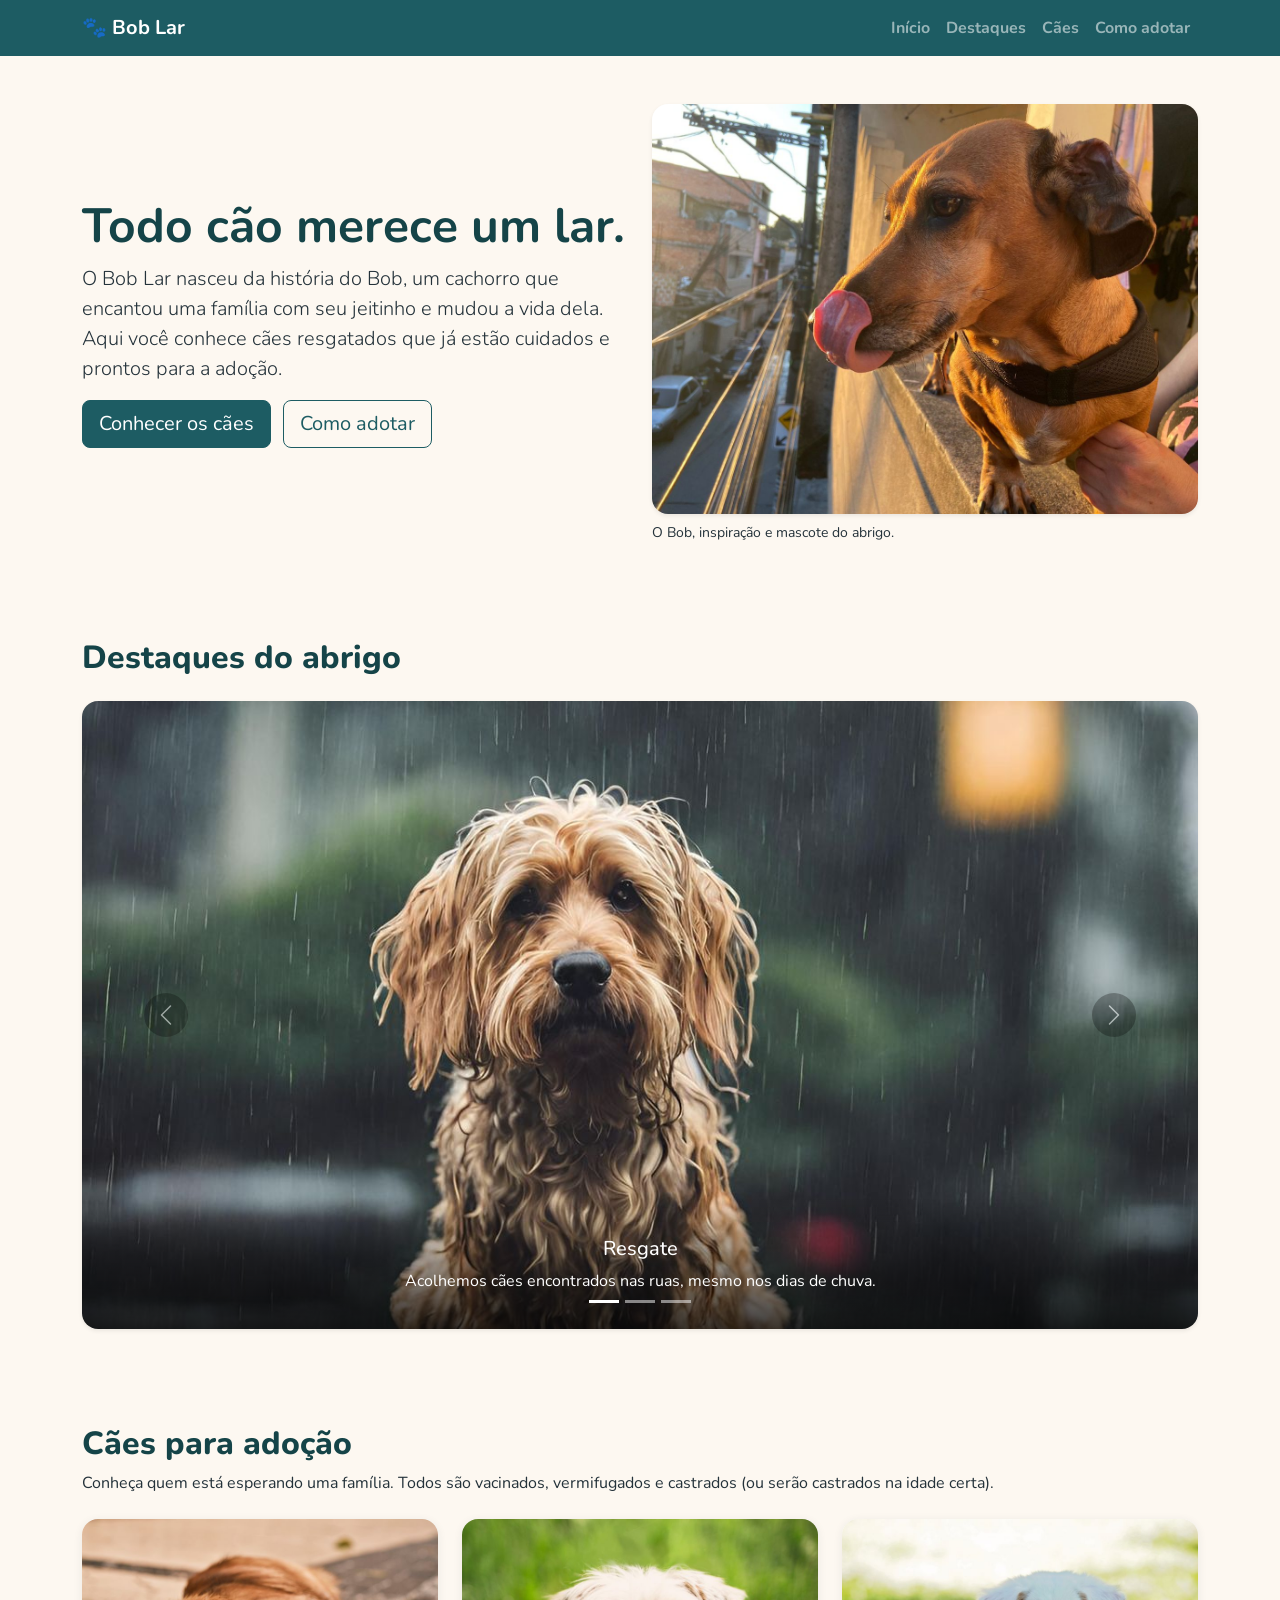
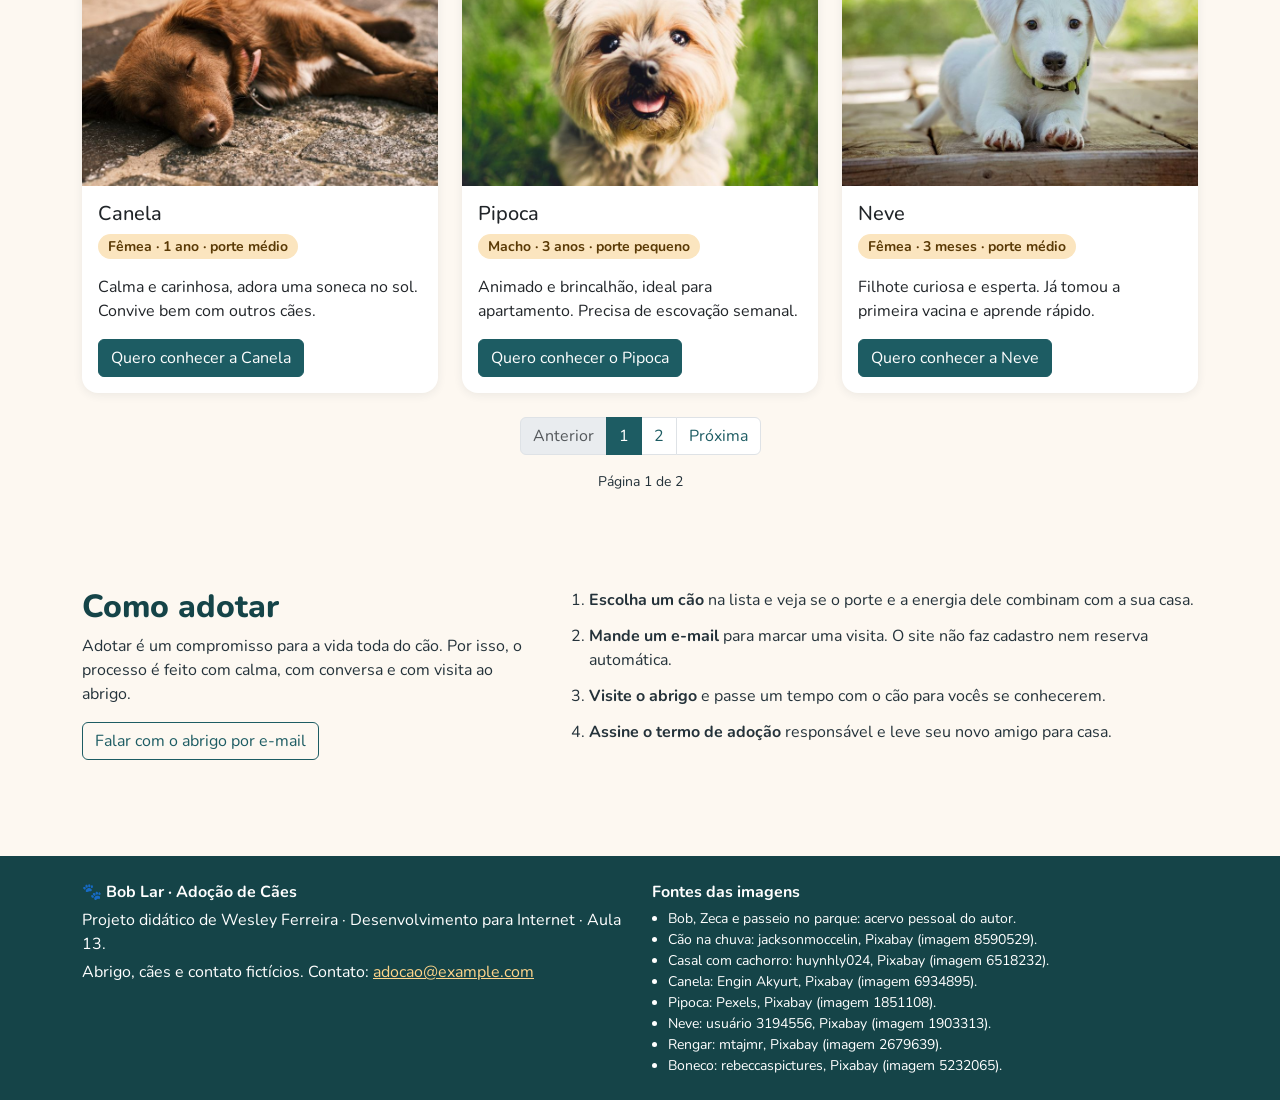
<file: index.html>
<!doctype html>
<html lang="pt-BR">
<head>
  <meta charset="utf-8">
  <meta name="viewport" content="width=device-width, initial-scale=1">
  <title>Bob Lar · Adoção de Cães</title>
  <link href="https://cdn.jsdelivr.net/npm/bootstrap@5.3.8/dist/css/bootstrap.min.css" rel="stylesheet">
  <link href="https://fonts.googleapis.com/css2?family=Nunito:wght@400;700;800&display=swap" rel="stylesheet">
  <link href="estilo.css" rel="stylesheet">
</head>
<body>
<nav class="navbar navbar-expand-md navbar-dark bg-marca sticky-top" aria-label="Navegação principal">
  <div class="container">
    <a class="navbar-brand fw-bold" href="#inicio">🐾 Bob Lar</a>
    <button class="navbar-toggler" type="button"
            data-bs-toggle="collapse" data-bs-target="#menuPrincipal"
            aria-controls="menuPrincipal" aria-expanded="false"
            aria-label="Abrir ou fechar menu">
      <span class="navbar-toggler-icon"></span>
    </button>
    <div class="collapse navbar-collapse" id="menuPrincipal">
      <ul class="navbar-nav ms-auto">
        <li class="nav-item"><a class="nav-link" href="#inicio">Início</a></li>
        <li class="nav-item"><a class="nav-link" href="#destaques">Destaques</a></li>
        <li class="nav-item"><a class="nav-link" href="#caes">Cães</a></li>
        <li class="nav-item"><a class="nav-link" href="#como-adotar">Como adotar</a></li>
      </ul>
    </div>
  </div>
</nav>

<main>
  <section class="container py-5" id="inicio">
    <div class="row g-4 align-items-center">
      <div class="col-12 col-md-6">
        <h1 class="display-5 fw-bold">Todo cão merece um lar.</h1>
        <p class="lead">O Bob Lar nasceu da história do Bob, um cachorro que encantou uma família com seu jeitinho e mudou a vida dela. Aqui você conhece cães resgatados que já estão cuidados e prontos para a adoção.</p>
        <a class="btn btn-primary btn-lg" href="#caes">Conhecer os cães</a>
        <a class="btn btn-outline-primary btn-lg ms-sm-2 mt-2 mt-sm-0" href="#como-adotar">Como adotar</a>
      </div>
      <div class="col-12 col-md-6">
        <figure class="mb-0">
          <img src="imagens/bob.jpg" class="img-fluid rounded-4 shadow-sm" width="1200" height="900"
               alt="Bob, cachorro caramelo de orelhas caídas, lambendo o focinho na sacada sob a luz do pôr do sol">
          <figcaption class="small mt-2">O Bob, inspiração e mascote do abrigo.</figcaption>
        </figure>
      </div>
    </div>
  </section>

  <section class="container py-5" id="destaques">
    <h2 class="mb-4">Destaques do abrigo</h2>
    <div id="carrosselDestaques" class="carousel slide rounded-4 overflow-hidden shadow-sm" aria-label="Fotos em destaque do abrigo">
      <div class="carousel-indicators">
        <button type="button" data-bs-target="#carrosselDestaques" data-bs-slide-to="0" class="active" aria-current="true" aria-label="Imagem 1 de 3"></button>
        <button type="button" data-bs-target="#carrosselDestaques" data-bs-slide-to="1" aria-label="Imagem 2 de 3"></button>
        <button type="button" data-bs-target="#carrosselDestaques" data-bs-slide-to="2" aria-label="Imagem 3 de 3"></button>
      </div>
      <div class="carousel-inner">
        <div class="carousel-item active">
          <img src="imagens/carrossel-resgate.jpg" class="d-block w-100" width="1200" height="675"
               alt="Cachorro de pelo longo e molhado sentado no asfalto durante a chuva">
          <div class="carousel-caption">
            <h3 class="h5">Resgate</h3>
            <p>Acolhemos cães encontrados nas ruas, mesmo nos dias de chuva.</p>
          </div>
        </div>
        <div class="carousel-item">
          <img src="imagens/carrossel-passeio.jpg" class="d-block w-100" width="1200" height="675"
               alt="Cachorro pequeno e branco correndo feliz na grama de um parque">
          <div class="carousel-caption">
            <h3 class="h5">Passeios diários</h3>
            <p>Todo cão do abrigo passeia e brinca ao ar livre.</p>
          </div>
        </div>
        <div class="carousel-item">
          <img src="imagens/carrossel-familia.jpg" class="d-block w-100" width="1200" height="675"
               alt="Casal sorrindo, sentado em um banco na rua, abraçando um cachorro de pelo marrom encaracolado">
          <div class="carousel-caption">
            <h3 class="h5">Uma nova família</h3>
            <p>Depois da adoção, acompanhamos a adaptação do cão no novo lar.</p>
          </div>
        </div>
      </div>
      <button class="carousel-control-prev" type="button" data-bs-target="#carrosselDestaques" data-bs-slide="prev">
        <span class="carousel-control-prev-icon" aria-hidden="true"></span>
        <span class="visually-hidden">Anterior</span>
      </button>
      <button class="carousel-control-next" type="button" data-bs-target="#carrosselDestaques" data-bs-slide="next">
        <span class="carousel-control-next-icon" aria-hidden="true"></span>
        <span class="visually-hidden">Próxima</span>
      </button>
    </div>
  </section>

  <section class="container py-5" id="caes">
    <h2 class="mb-2">Cães para adoção</h2>
    <p class="mb-4">Conheça quem está esperando uma família. Todos são vacinados, vermifugados e castrados (ou serão castrados na idade certa).</p>
    <div class="row g-4">
      <div class="col-12 col-md-6 col-lg-4">
        <article class="card h-100 card-cao">
          <img src="imagens/cao-canela.jpg" class="card-img-top" width="800" height="600" alt="Cadela de pelo marrom dormindo deitada de lado sobre uma calçada de pedra">
          <div class="card-body d-flex flex-column">
            <h3 class="card-title h5">Canela</h3>
            <p class="card-info">Fêmea · 1 ano · porte médio</p>
            <p class="card-text">Calma e carinhosa, adora uma soneca no sol. Convive bem com outros cães.</p>
            <a class="btn btn-primary mt-auto align-self-start" href="mailto:adocao@example.com?subject=Quero%20conhecer%20Canela">Quero conhecer a Canela</a>
          </div>
        </article>
      </div>
      <div class="col-12 col-md-6 col-lg-4">
        <article class="card h-100 card-cao">
          <img src="imagens/cao-pipoca.jpg" class="card-img-top" width="800" height="600" alt="Cachorro pequeno de pelo longo bege, de boca aberta, sentado na grama">
          <div class="card-body d-flex flex-column">
            <h3 class="card-title h5">Pipoca</h3>
            <p class="card-info">Macho · 3 anos · porte pequeno</p>
            <p class="card-text">Animado e brincalhão, ideal para apartamento. Precisa de escovação semanal.</p>
            <a class="btn btn-primary mt-auto align-self-start" href="mailto:adocao@example.com?subject=Quero%20conhecer%20Pipoca">Quero conhecer o Pipoca</a>
          </div>
        </article>
      </div>
      <div class="col-12 col-md-6 col-lg-4">
        <article class="card h-100 card-cao">
          <img src="imagens/cao-neve.jpg" class="card-img-top" width="800" height="600" alt="Filhote branco com coleira verde deitado em um deck de madeira, olhando para a câmera">
          <div class="card-body d-flex flex-column">
            <h3 class="card-title h5">Neve</h3>
            <p class="card-info">Fêmea · 3 meses · porte médio</p>
            <p class="card-text">Filhote curiosa e esperta. Já tomou a primeira vacina e aprende rápido.</p>
            <a class="btn btn-primary mt-auto align-self-start" href="mailto:adocao@example.com?subject=Quero%20conhecer%20Neve">Quero conhecer a Neve</a>
          </div>
        </article>
      </div>
    </div>
    <nav class="mt-4" aria-label="Páginas da lista de cães">
      <ul class="pagination justify-content-center">
        <li class="page-item disabled"><span class="page-link">Anterior</span></li>
        <li class="page-item active" aria-current="page"><span class="page-link">1</span></li>
        <li class="page-item"><a class="page-link" href="caes-2.html#caes">2</a></li>
        <li class="page-item"><a class="page-link" href="caes-2.html#caes">Próxima</a></li>
      </ul>
      <p class="text-center small mb-0">Página 1 de 2</p>
    </nav>
  </section>

  <section class="container py-5" id="como-adotar">
    <div class="row g-4">
      <div class="col-12 col-lg-5">
        <h2>Como adotar</h2>
        <p>Adotar é um compromisso para a vida toda do cão. Por isso, o processo é feito com calma, com conversa e com visita ao abrigo.</p>
        <a class="btn btn-outline-primary" href="mailto:adocao@example.com?subject=Quero%20adotar">Falar com o abrigo por e-mail</a>
      </div>
      <div class="col-12 col-lg-7">
        <ol class="passos">
          <li><strong>Escolha um cão</strong> na lista e veja se o porte e a energia dele combinam com a sua casa.</li>
          <li><strong>Mande um e-mail</strong> para marcar uma visita. O site não faz cadastro nem reserva automática.</li>
          <li><strong>Visite o abrigo</strong> e passe um tempo com o cão para vocês se conhecerem.</li>
          <li><strong>Assine o termo de adoção</strong> responsável e leve seu novo amigo para casa.</li>
        </ol>
      </div>
    </div>
  </section>
</main>

<footer class="rodape py-4 mt-5">
  <div class="container">
    <div class="row g-4">
      <div class="col-12 col-md-6">
        <p class="fw-bold mb-1">🐾 Bob Lar · Adoção de Cães</p>
        <p class="mb-1">Projeto didático de Wesley Ferreira · Desenvolvimento para Internet · Aula 13.</p>
        <p class="mb-1">Abrigo, cães e contato fictícios. Contato: <a href="mailto:adocao@example.com">adocao@example.com</a></p>
      </div>
      <div class="col-12 col-md-6">
        <p class="fw-bold mb-1">Fontes das imagens</p>
        <ul class="small mb-0 ps-3">
          <li>Bob, Zeca e passeio no parque: acervo pessoal do autor.</li>
          <li>Cão na chuva: jacksonmoccelin, Pixabay (imagem 8590529).</li>
          <li>Casal com cachorro: huynhly024, Pixabay (imagem 6518232).</li>
          <li>Canela: Engin Akyurt, Pixabay (imagem 6934895).</li>
          <li>Pipoca: Pexels, Pixabay (imagem 1851108).</li>
          <li>Neve: usuário 3194556, Pixabay (imagem 1903313).</li>
          <li>Rengar: mtajmr, Pixabay (imagem 2679639).</li>
          <li>Boneco: rebeccaspictures, Pixabay (imagem 5232065).</li>
        </ul>
      </div>
    </div>
  </div>
</footer>

<script src="https://cdn.jsdelivr.net/npm/bootstrap@5.3.8/dist/js/bootstrap.bundle.min.js"></script>
</body>
</html>
</file>
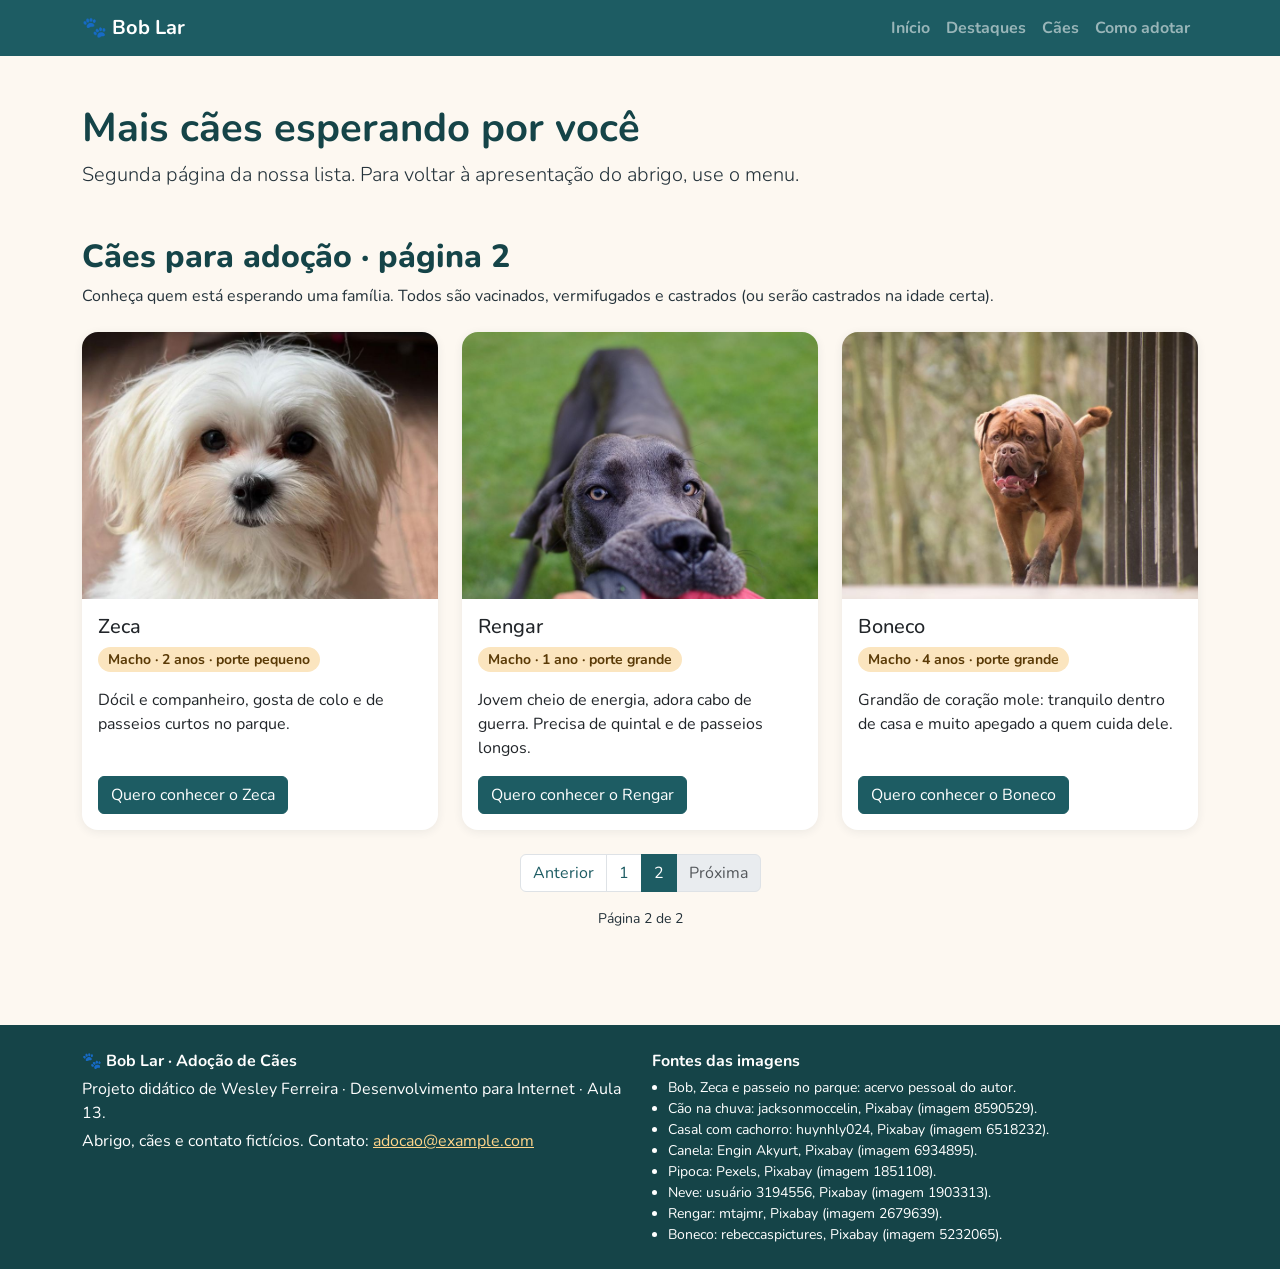
<file: caes-2.html>
<!doctype html>
<html lang="pt-BR">
<head>
  <meta charset="utf-8">
  <meta name="viewport" content="width=device-width, initial-scale=1">
  <title>Cães · página 2 · Bob Lar</title>
  <link href="https://cdn.jsdelivr.net/npm/bootstrap@5.3.8/dist/css/bootstrap.min.css" rel="stylesheet">
  <link href="https://fonts.googleapis.com/css2?family=Nunito:wght@400;700;800&display=swap" rel="stylesheet">
  <link href="estilo.css" rel="stylesheet">
</head>
<body>
<nav class="navbar navbar-expand-md navbar-dark bg-marca sticky-top" aria-label="Navegação principal">
  <div class="container">
    <a class="navbar-brand fw-bold" href="index.html#inicio">🐾 Bob Lar</a>
    <button class="navbar-toggler" type="button"
            data-bs-toggle="collapse" data-bs-target="#menuPrincipal"
            aria-controls="menuPrincipal" aria-expanded="false"
            aria-label="Abrir ou fechar menu">
      <span class="navbar-toggler-icon"></span>
    </button>
    <div class="collapse navbar-collapse" id="menuPrincipal">
      <ul class="navbar-nav ms-auto">
        <li class="nav-item"><a class="nav-link" href="index.html#inicio">Início</a></li>
        <li class="nav-item"><a class="nav-link" href="index.html#destaques">Destaques</a></li>
        <li class="nav-item"><a class="nav-link" href="#caes">Cães</a></li>
        <li class="nav-item"><a class="nav-link" href="index.html#como-adotar">Como adotar</a></li>
      </ul>
    </div>
  </div>
</nav>

<main>
  <section class="container pt-5" id="inicio">
    <h1 class="display-6 fw-bold">Mais cães esperando por você</h1>
    <p class="lead mb-0">Segunda página da nossa lista. Para voltar à apresentação do abrigo, use o menu.</p>
  </section>

  <section class="container py-5" id="caes">
    <h2 class="mb-2">Cães para adoção · página 2</h2>
    <p class="mb-4">Conheça quem está esperando uma família. Todos são vacinados, vermifugados e castrados (ou serão castrados na idade certa).</p>
    <div class="row g-4">
      <div class="col-12 col-md-6 col-lg-4">
        <article class="card h-100 card-cao">
          <img src="imagens/cao-zeca.jpg" class="card-img-top" width="800" height="600" alt="Cachorro pequeno de pelo branco e longo, olhando para a câmera">
          <div class="card-body d-flex flex-column">
            <h3 class="card-title h5">Zeca</h3>
            <p class="card-info">Macho · 2 anos · porte pequeno</p>
            <p class="card-text">Dócil e companheiro, gosta de colo e de passeios curtos no parque.</p>
            <a class="btn btn-primary mt-auto align-self-start" href="mailto:adocao@example.com?subject=Quero%20conhecer%20Zeca">Quero conhecer o Zeca</a>
          </div>
        </article>
      </div>
      <div class="col-12 col-md-6 col-lg-4">
        <article class="card h-100 card-cao">
          <img src="imagens/cao-rengar.jpg" class="card-img-top" width="800" height="600" alt="Cachorro grande de pelo cinza-escuro e olhos cor de mel puxando um brinquedo na grama">
          <div class="card-body d-flex flex-column">
            <h3 class="card-title h5">Rengar</h3>
            <p class="card-info">Macho · 1 ano · porte grande</p>
            <p class="card-text">Jovem cheio de energia, adora cabo de guerra. Precisa de quintal e de passeios longos.</p>
            <a class="btn btn-primary mt-auto align-self-start" href="mailto:adocao@example.com?subject=Quero%20conhecer%20Rengar">Quero conhecer o Rengar</a>
          </div>
        </article>
      </div>
      <div class="col-12 col-md-6 col-lg-4">
        <article class="card h-100 card-cao">
          <img src="imagens/cao-boneco.jpg" class="card-img-top" width="800" height="600" alt="Cachorro grande e forte de pelo marrom-avermelhado e rosto enrugado caminhando em direção à câmera">
          <div class="card-body d-flex flex-column">
            <h3 class="card-title h5">Boneco</h3>
            <p class="card-info">Macho · 4 anos · porte grande</p>
            <p class="card-text">Grandão de coração mole: tranquilo dentro de casa e muito apegado a quem cuida dele.</p>
            <a class="btn btn-primary mt-auto align-self-start" href="mailto:adocao@example.com?subject=Quero%20conhecer%20Boneco">Quero conhecer o Boneco</a>
          </div>
        </article>
      </div>
    </div>
    <nav class="mt-4" aria-label="Páginas da lista de cães">
      <ul class="pagination justify-content-center">
        <li class="page-item"><a class="page-link" href="index.html#caes">Anterior</a></li>
        <li class="page-item"><a class="page-link" href="index.html#caes">1</a></li>
        <li class="page-item active" aria-current="page"><span class="page-link">2</span></li>
        <li class="page-item disabled"><span class="page-link">Próxima</span></li>
      </ul>
      <p class="text-center small mb-0">Página 2 de 2</p>
    </nav>
  </section>
</main>

<footer class="rodape py-4 mt-5">
  <div class="container">
    <div class="row g-4">
      <div class="col-12 col-md-6">
        <p class="fw-bold mb-1">🐾 Bob Lar · Adoção de Cães</p>
        <p class="mb-1">Projeto didático de Wesley Ferreira · Desenvolvimento para Internet · Aula 13.</p>
        <p class="mb-1">Abrigo, cães e contato fictícios. Contato: <a href="mailto:adocao@example.com">adocao@example.com</a></p>
      </div>
      <div class="col-12 col-md-6">
        <p class="fw-bold mb-1">Fontes das imagens</p>
        <ul class="small mb-0 ps-3">
          <li>Bob, Zeca e passeio no parque: acervo pessoal do autor.</li>
          <li>Cão na chuva: jacksonmoccelin, Pixabay (imagem 8590529).</li>
          <li>Casal com cachorro: huynhly024, Pixabay (imagem 6518232).</li>
          <li>Canela: Engin Akyurt, Pixabay (imagem 6934895).</li>
          <li>Pipoca: Pexels, Pixabay (imagem 1851108).</li>
          <li>Neve: usuário 3194556, Pixabay (imagem 1903313).</li>
          <li>Rengar: mtajmr, Pixabay (imagem 2679639).</li>
          <li>Boneco: rebeccaspictures, Pixabay (imagem 5232065).</li>
        </ul>
      </div>
    </div>
  </div>
</footer>

<script src="https://cdn.jsdelivr.net/npm/bootstrap@5.3.8/dist/js/bootstrap.bundle.min.js"></script>
</body>
</html>
</file>
<file: estilo.css>
:root {
    --marca: #1d5c63;
    --marca-escura: #154448;
    --destaque: #f4a62a;
    --fundo: #fdf8f1;
    --texto: #24323a;
}

body {
    font-family: "Nunito", Arial, Helvetica, sans-serif;
    background-color: var(--fundo);
    color: var(--texto);
}

img {
    max-width: 100%;
    height: auto;
}

h1, h2, h3 {
    font-weight: 800;
    color: var(--marca-escura);
}

.bg-marca {
    background-color: var(--marca);
}

.navbar .nav-link {
    font-weight: 700;
}

.btn-primary {
    --bs-btn-bg: var(--marca);
    --bs-btn-border-color: var(--marca);
    --bs-btn-hover-bg: var(--marca-escura);
    --bs-btn-hover-border-color: var(--marca-escura);
    --bs-btn-active-bg: var(--marca-escura);
    --bs-btn-active-border-color: var(--marca-escura);
}

.btn-outline-primary {
    --bs-btn-color: var(--marca);
    --bs-btn-border-color: var(--marca);
    --bs-btn-hover-bg: var(--marca);
    --bs-btn-hover-border-color: var(--marca);
    --bs-btn-active-bg: var(--marca-escura);
    --bs-btn-active-border-color: var(--marca-escura);
}

a:focus-visible,
button:focus-visible,
.btn:focus-visible,
.navbar .nav-link:focus-visible,
.navbar .navbar-brand:focus-visible,
.pagination .page-link:focus-visible {
    outline: 3px solid var(--marca-escura);
    outline-offset: 3px;
    box-shadow: none;
}

.navbar a:focus-visible,
.navbar button:focus-visible,
.navbar .nav-link:focus-visible,
.navbar .navbar-brand:focus-visible,
.rodape a:focus-visible,
#carrosselDestaques button:focus-visible {
    outline-color: var(--destaque);
}

.card-cao {
    border: 0;
    border-radius: 1rem;
    overflow: hidden;
    box-shadow: 0 2px 10px rgba(36, 50, 58, 0.08);
}

.card-cao .card-img-top {
    aspect-ratio: 4 / 3;
    object-fit: cover;
}

.card-info {
    display: inline-block;
    align-self: flex-start;
    padding: 2px 10px;
    border-radius: 999px;
    background-color: #fbe5bf;
    color: #5a3a06;
    font-size: 0.875rem;
    font-weight: 700;
}

#carrosselDestaques .carousel-caption {
    left: 0;
    right: 0;
    bottom: 0;
    padding: 2.5rem 1.25rem 2.25rem;
    background: linear-gradient(to top, rgba(0, 0, 0, 0.75), rgba(0, 0, 0, 0));
}

#carrosselDestaques .carousel-caption p {
    margin-bottom: 0;
}

#carrosselDestaques .carousel-control-prev-icon,
#carrosselDestaques .carousel-control-next-icon {
    width: 2.75rem;
    height: 2.75rem;
    border-radius: 50%;
    background-color: rgba(0, 0, 0, 0.55);
    background-size: 55%;
}

.pagination {
    --bs-pagination-color: var(--marca);
    --bs-pagination-hover-color: var(--marca-escura);
    --bs-pagination-active-bg: var(--marca);
    --bs-pagination-active-border-color: var(--marca);
}

.passos li {
    margin-bottom: 0.75rem;
}

.rodape {
    background-color: var(--marca-escura);
    color: #ffffff;
}

.rodape a {
    color: #ffd58a;
}

section {
    scroll-margin-top: 4.5rem;
}

@media (max-width: 575.98px) {
    #carrosselDestaques .carousel-item img {
        aspect-ratio: 4 / 3;
        object-fit: cover;
    }

    #carrosselDestaques .carousel-caption {
        padding: 1.5rem 0.75rem 2rem;
    }

    #carrosselDestaques .carousel-caption p {
        font-size: 0.875rem;
    }
}
</file>
